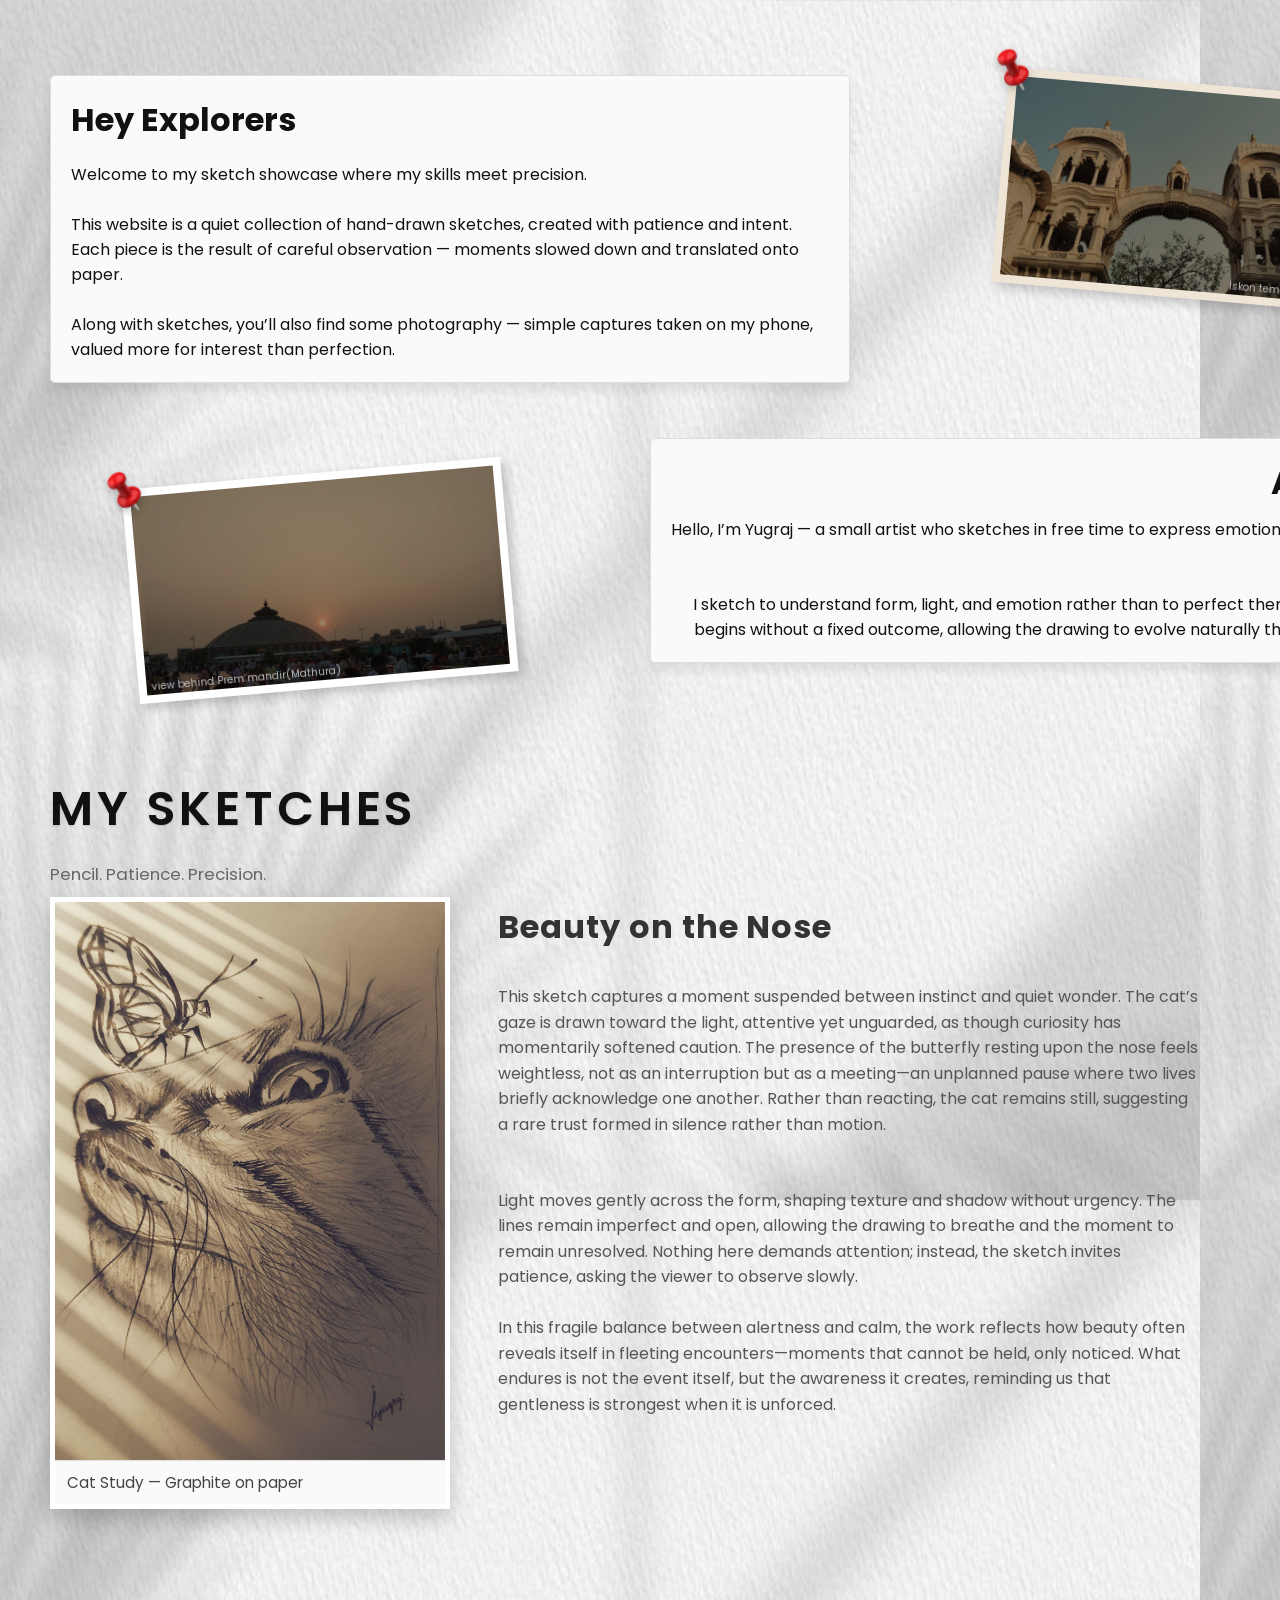
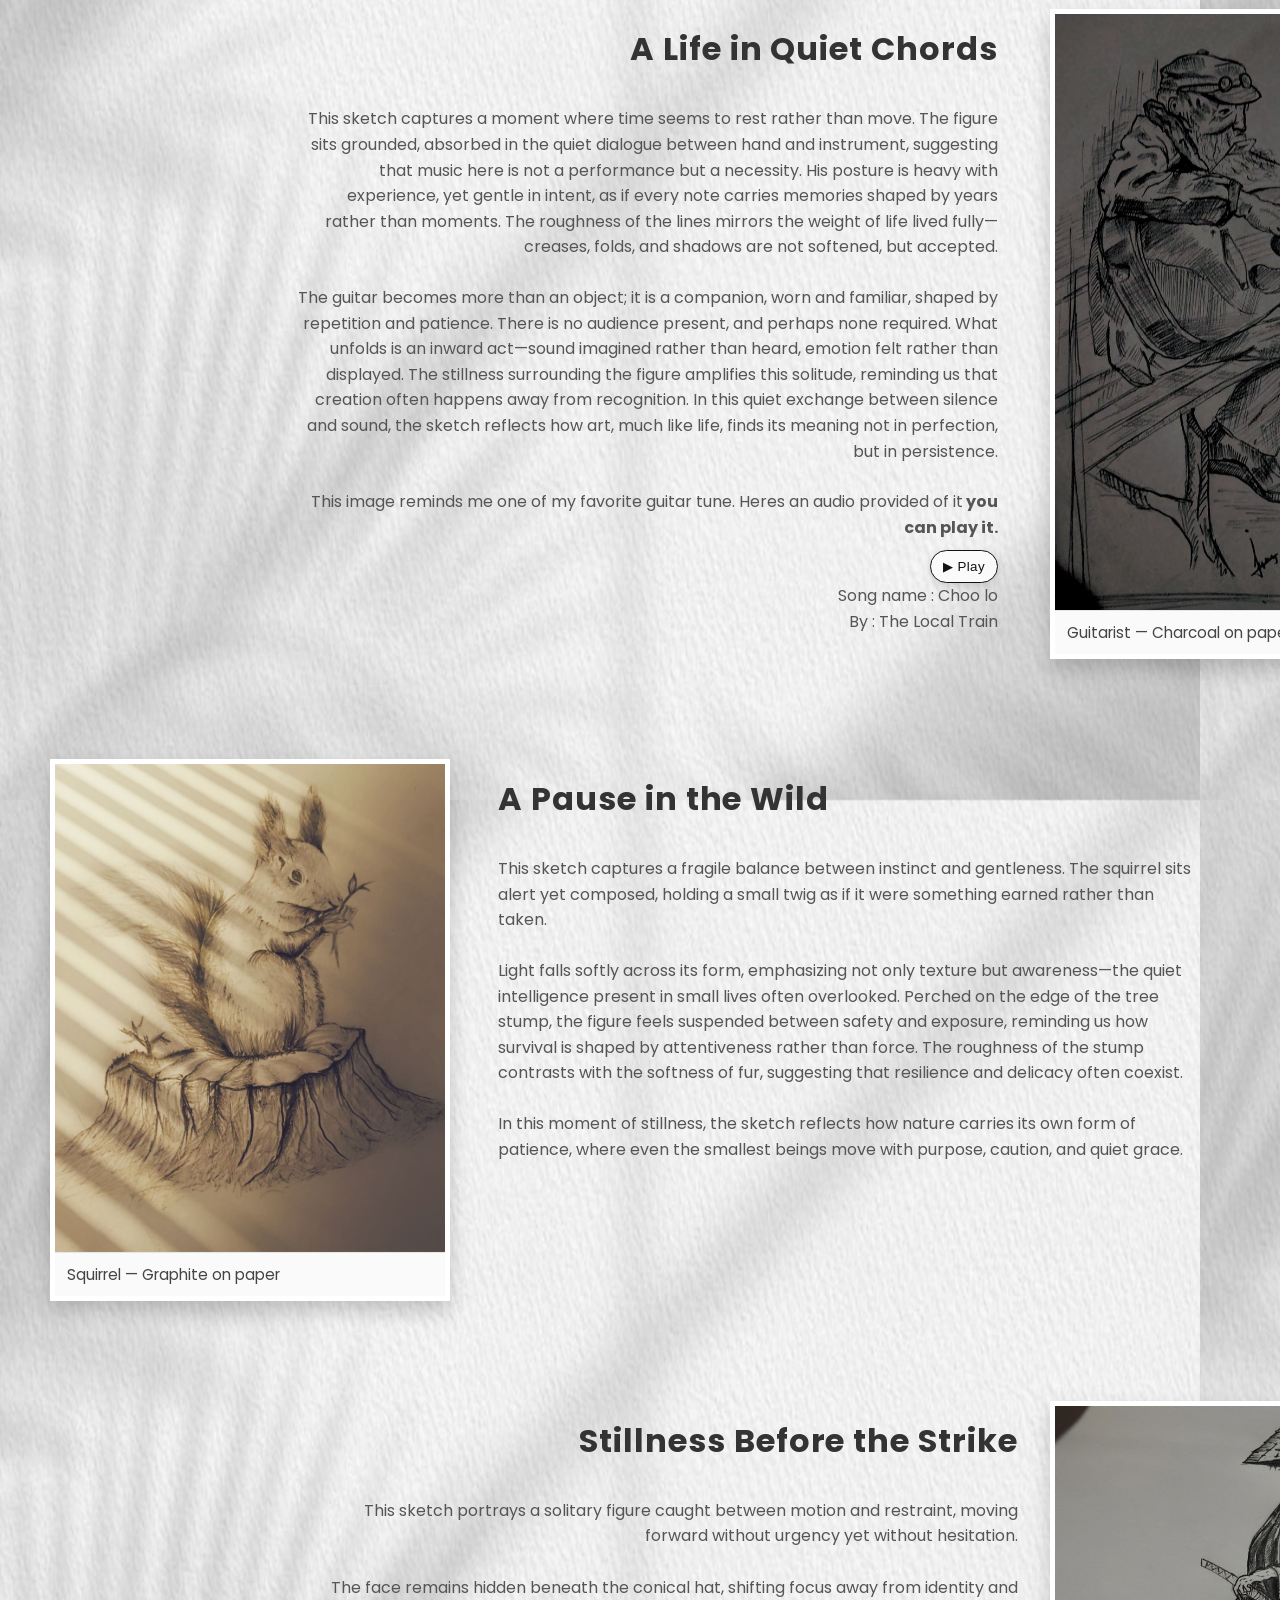
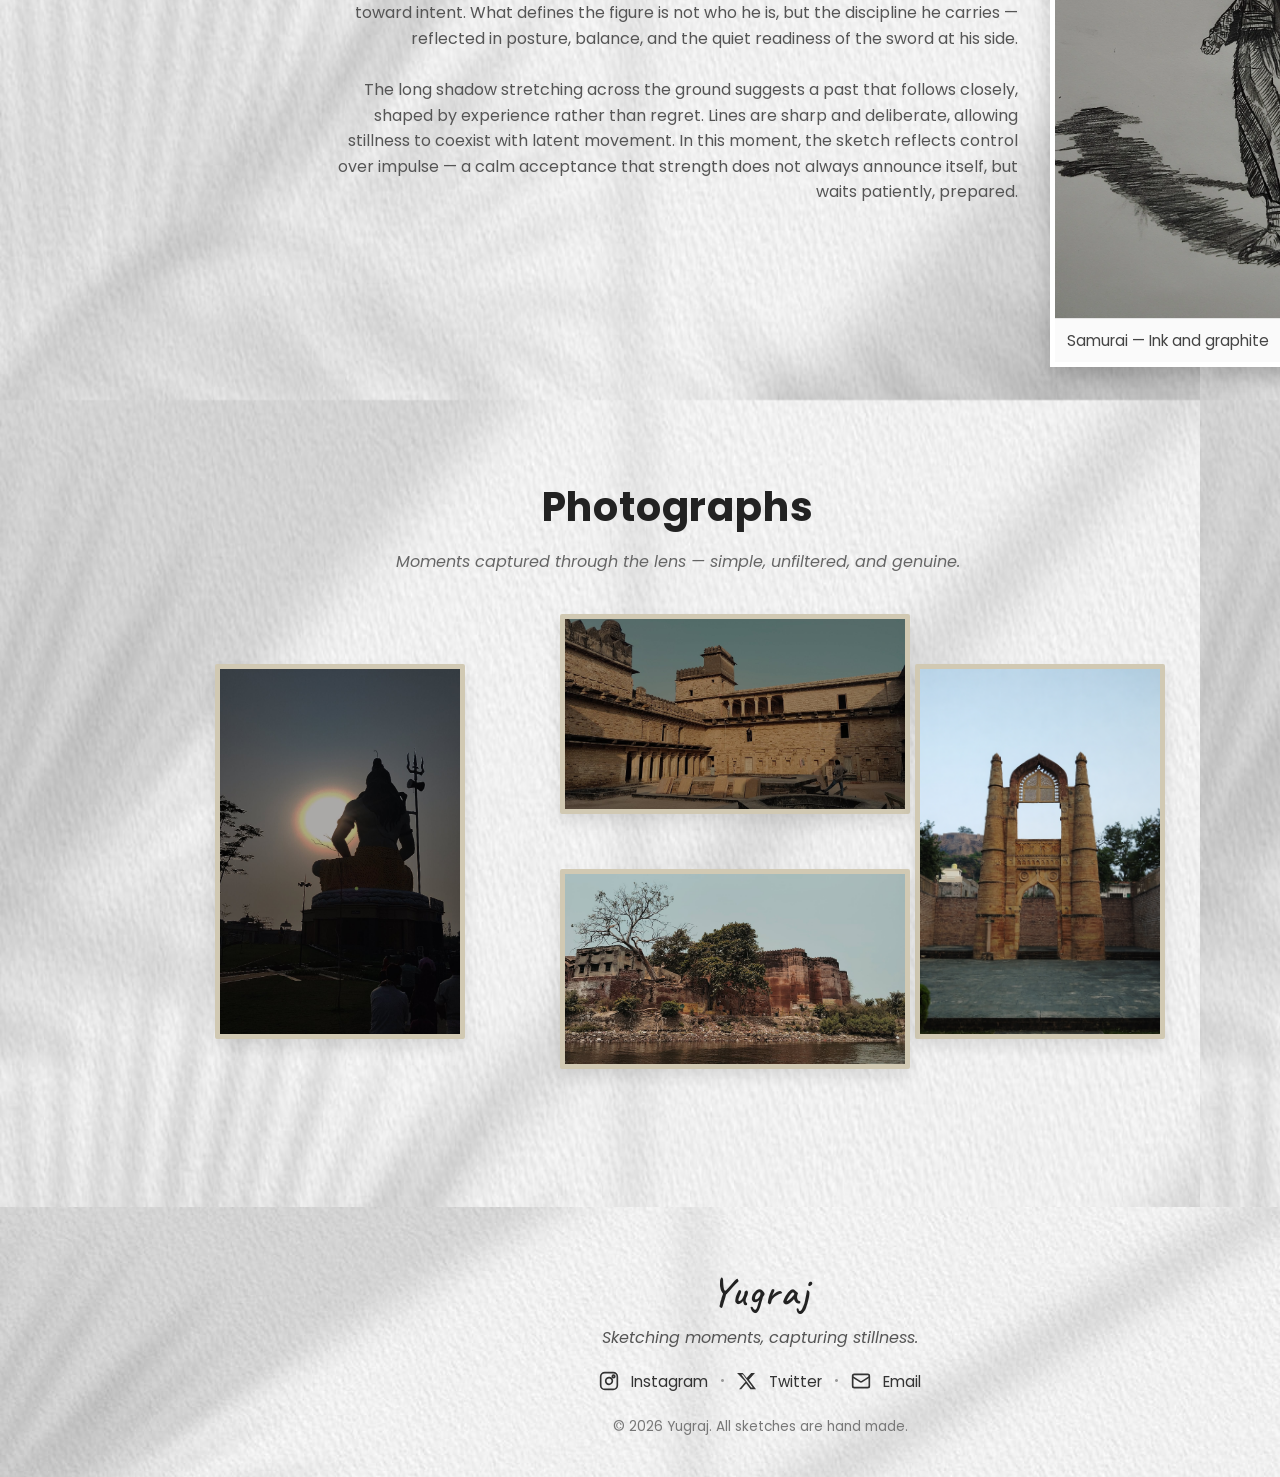
<file: index.html>
<!DOCTYPE html>
<html lang="en">
<head>
  <meta charset="UTF-8" />
  <meta name="viewport" content="width=device-width, initial-scale=1.0" />
  <title>Sketch Showcase</title>

  <!-- CSS -->
  <link rel="stylesheet" href="skt.css" />
 
  <!-- Google Font -->
  <link href="https://fonts.googleapis.com/css2?family=Caveat:wght@500;600&family=Poppins:wght@400;500&display=swap" rel="stylesheet">
</head>

<body>

  <button class="theme-toggle" id="theme-toggle" aria-label="Toggle dark mode" title=" change theme">☯</button>

  <!-- INTRO SECTION -->
  <section class="intro card fade-in">
    <h2>Hey Explorers</h2>
    <p>
      Welcome to my sketch showcase where my skills meet precision.
      <br><br>
      This website is a quiet collection of hand-drawn sketches, created with patience and intent.
      Each piece is the result of careful observation — moments slowed down and translated onto paper.
      <br><br>
      Along with sketches, you’ll also find some photography — simple captures taken on my phone,
      valued more for interest than perfection.
    </p>
  </section> <div class="photo1 fade-in" style="color: rgb(188, 188, 188);">Iskon temple(Mathura)</div>
  <!-- ABOUT ME -->
  <div class="photo2 fade-in" style="color: rgb(188, 188, 188);">view behind Prem mandir(Mathura)</div>
  <section class="myself card fade-in">
    <h2>About Me</h2>
    <p>
      Hello, I’m Yugraj — a small artist who sketches in free time to express emotions,
      creativity, and to refresh the mind.
      <br><br>
      I sketch to understand form, light, and emotion rather than to perfect them.
      Most of my work begins without a fixed outcome, allowing the drawing to evolve
      naturally through the process.
    </p>
  </section>
  <!-- HERO -->
  <section class="hero  fade-in">
    <h1>My Sketches</h1>
    <p>Pencil. Patience. Precision.</p>
  </section>
  <!-- GALLERY -->
    <section class="gallery">
      <div class="gallery-item fade-in">
        <figure class="sketch-card">
          <img src="imgs/cat_sketch.jpg" alt="Cat sketch study" class="sketch" />
          <figcaption class="caption">Cat Study — Graphite on paper</figcaption>
        </figure>
        <div class="sketch-info">
          <h3>Beauty on the Nose</h3>
          <br>
          <p>
            This sketch captures a moment suspended between instinct and quiet wonder. The cat’s gaze is drawn toward the light, attentive yet unguarded, as though curiosity has momentarily softened caution. 
            The presence of the butterfly resting upon the nose feels weightless, not as an interruption but as a meeting—an unplanned pause where two lives briefly acknowledge one another. 
            Rather than reacting, the cat remains still, suggesting a rare trust formed in silence rather than motion.
          </p>
          <br>  
          <br>
          <p>
            Light moves gently across the form, shaping texture and shadow without urgency. The lines remain imperfect and open, allowing the drawing to breathe and the moment to remain unresolved. Nothing here demands attention; instead, the sketch invites patience, asking the viewer to observe slowly. 
            </p>
            <br>
            <p>In this fragile balance between alertness and calm, the work reflects how beauty often reveals itself in fleeting encounters—moments that cannot be held, only noticed. What endures is not the event itself, but the awareness it creates, reminding us that gentleness is strongest when it is unforced.
          </p>
        </div>
      </div>
    </section>
    <section class="gallery">
      <div class="gallery-item fade-in">
        <figure class="sketch-card2">
          <img src="imgs/guitarist_sketch.jpg" alt="Guitarist sketch study" class="sketch" />
          <figcaption class="caption">Guitarist — Charcoal on paper</figcaption>
        </figure>
        <div class="sketch-info2">
          <h3>A Life in Quiet Chords</h3>
          <br>
          <p>
           This sketch captures a moment where time seems to rest rather than move. The figure sits grounded, absorbed in the quiet dialogue between hand and instrument, suggesting that music here is not a performance but a necessity. 
           His posture is heavy with experience, yet gentle in intent, as if every note carries memories shaped by years rather than moments. 
           The roughness of the lines mirrors the weight of life lived fully—creases, folds, and shadows are not softened, but accepted.
          </p>
          <br>
          <p>
           The guitar becomes more than an object; it is a companion, worn and familiar, shaped by repetition and patience. 
           There is no audience present, and perhaps none required. What unfolds is an inward act—sound imagined rather than heard, emotion felt rather than displayed. 
           The stillness surrounding the figure amplifies this solitude, reminding us that creation often happens away from recognition.
           In this quiet exchange between silence and sound, the sketch reflects how art, much like life, finds its meaning not in perfection, but in persistence.
          </p>
          <br>
          <p> This image reminds me one of my favorite guitar tune. Heres an audio provided of it<B> you can play it.</B> </p>
            <button id="guitar-audio-btn" class="audio-btn" type="button">▶ Play</button>
            <audio id="guitar-audio" src="imgs/guitar.mp3"></audio>
           <p> Song name : Choo lo<br>
               By : The Local Train  
          </p> 
        </div>
      </div>
    </section>
    <section class="gallery">
      <div class="gallery-item fade-in">
        <figure class="sketch-card3">
          <img src="imgs/squirrel_sketch.jpg" alt="Squirrel sketch study" class="sketch" />
          <figcaption class="caption">Squirrel — Graphite on paper</figcaption>
        </figure>
        <div class="sketch-info3">
          <h3>A Pause in the Wild</h3>
          <br>
          <p>
           This sketch captures a fragile balance between instinct and gentleness. The squirrel sits alert yet composed, holding a small twig as if it were something earned rather than taken. 
          </p><br>
          <p>
          Light falls softly across its form, emphasizing not only texture but awareness—the quiet intelligence present in small lives often overlooked. Perched on the edge of the tree stump, the figure feels suspended between safety and exposure, reminding us how survival is shaped by attentiveness rather than force. 
          The roughness of the stump contrasts with the softness of fur, suggesting that resilience and delicacy often coexist. 
          </p>
          <br>
          <p>
           In this moment of stillness, the sketch reflects how nature carries its own form of patience, where even the smallest beings move with purpose, caution, and quiet grace.
          </p>
        </div>
      </div>
    </section>

    <section class="gallery">
      <div class="gallery-item fade-in">
        <figure class="sketch-card4">
          <img src="imgs/samurai.png" alt="Samurai sketch study" class="sketch" />
          <figcaption class="caption">Samurai — Ink and graphite</figcaption>
        </figure>
        <div class="sketch-info4">
          <h3>Stillness Before the Strike</h3>
          <br>
          <p>
This sketch portrays a solitary figure caught between motion and restraint, moving forward without urgency yet without hesitation.<br><br>
The face remains hidden beneath the conical hat, shifting focus away from identity and toward intent. What defines the figure is not who he is, but the discipline he carries — reflected in posture, balance, and the quiet readiness of the sword at his side.<br><br>
The long shadow stretching across the ground suggests a past that follows closely, shaped by experience rather than regret. Lines are sharp and deliberate, allowing stillness to coexist with latent movement. In this moment, the sketch reflects control over impulse — a calm acceptance that strength does not always announce itself, but waits patiently, prepared.
</p>

        </div>
      </div>
      </section>

  <!-- PHOTOGRAPHS SHOWCASE -->
  <section class="photo-showcase fade-in">
    <h2>Photographs</h2>
    <p class="photo-intro">Moments captured through the lens — simple, unfiltered, and genuine.</p>
    <div class="photo-grid">
      <div class="photo-item photo-item-1">
        <img src="imgs/shive.png" alt="Photography 1" />
      </div>
      <div class="photo-item photo-item-2">
        <img src="imgs/chanderiFortInside.png" alt="Photography 2" />
      </div>
      <div class="photo-item photo-item-3">
        <img src="imgs/badalmahal.png" alt="Photography 3" />
      </div>
      <div class="photo-item photo-item-4">
        <img src="imgs/kanskila.png" alt="Photography 4" />
      </div>
    </div>
  </section>

  <!-- FOOTER -->
  <footer class="footer">
    <div class="footer-content">
      <p class="footer-name">Yugraj</p>
      <p class="footer-tagline">Sketching moments, capturing stillness.</p>
      <div class="footer-links">
        <a href="https://www.instagram.com/mag_edits._/" class="footer-link" title="Follow on Instagram">
          <svg class="footer-icon" viewBox="0 0 24 24" fill="none" stroke="currentColor" stroke-width="2">
            <rect x="2" y="2" width="20" height="20" rx="5" ry="5"></rect>
            <path d="M16 11.37A4 4 0 1 1 12.63 8 4 4 0 0 1 16 11.37z"></path>
            <circle cx="17.5" cy="6.5" r="1.5"></circle>
          </svg>
          Instagram
        </a>
        <span class="footer-divider">•</span>
        <a href="https://x.com/kush_212" class="footer-link" title="Follow on X">
          <svg class="footer-icon" viewBox="0 0 24 24" fill="currentColor">
            <path d="M18.244 2.25h3.308l-7.227 8.26 8.502 11.24h-6.654l-5.207-6.807-5.989 6.807H2.421l7.782-8.917L.064 2.25h6.837l4.716 6.231 5.427-6.231zm-1.161 17.52h1.833L7.084 4.126H5.117z"></path>
          </svg>
          Twitter
        </a>
        <span class="footer-divider">•</span>
        <a href="mailto:your-email@example.com" class="footer-link" title="Send email">
          <svg class="footer-icon" viewBox="0 0 24 24" fill="none" stroke="currentColor" stroke-width="2">
            <rect x="2" y="4" width="20" height="16" rx="2"></rect>
            <path d="m22 7-8.97 5.7a1.94 1.94 0 0 1-2.06 0L2 7"></path>
          </svg>
          Email
        </a>
      </div>
      <p class="footer-copyright">&copy; 2026 Yugraj. All sketches are hand made.</p>
    </div>
  </footer>

  <script src="skt.js"></script>
</body>
</html>
</file>
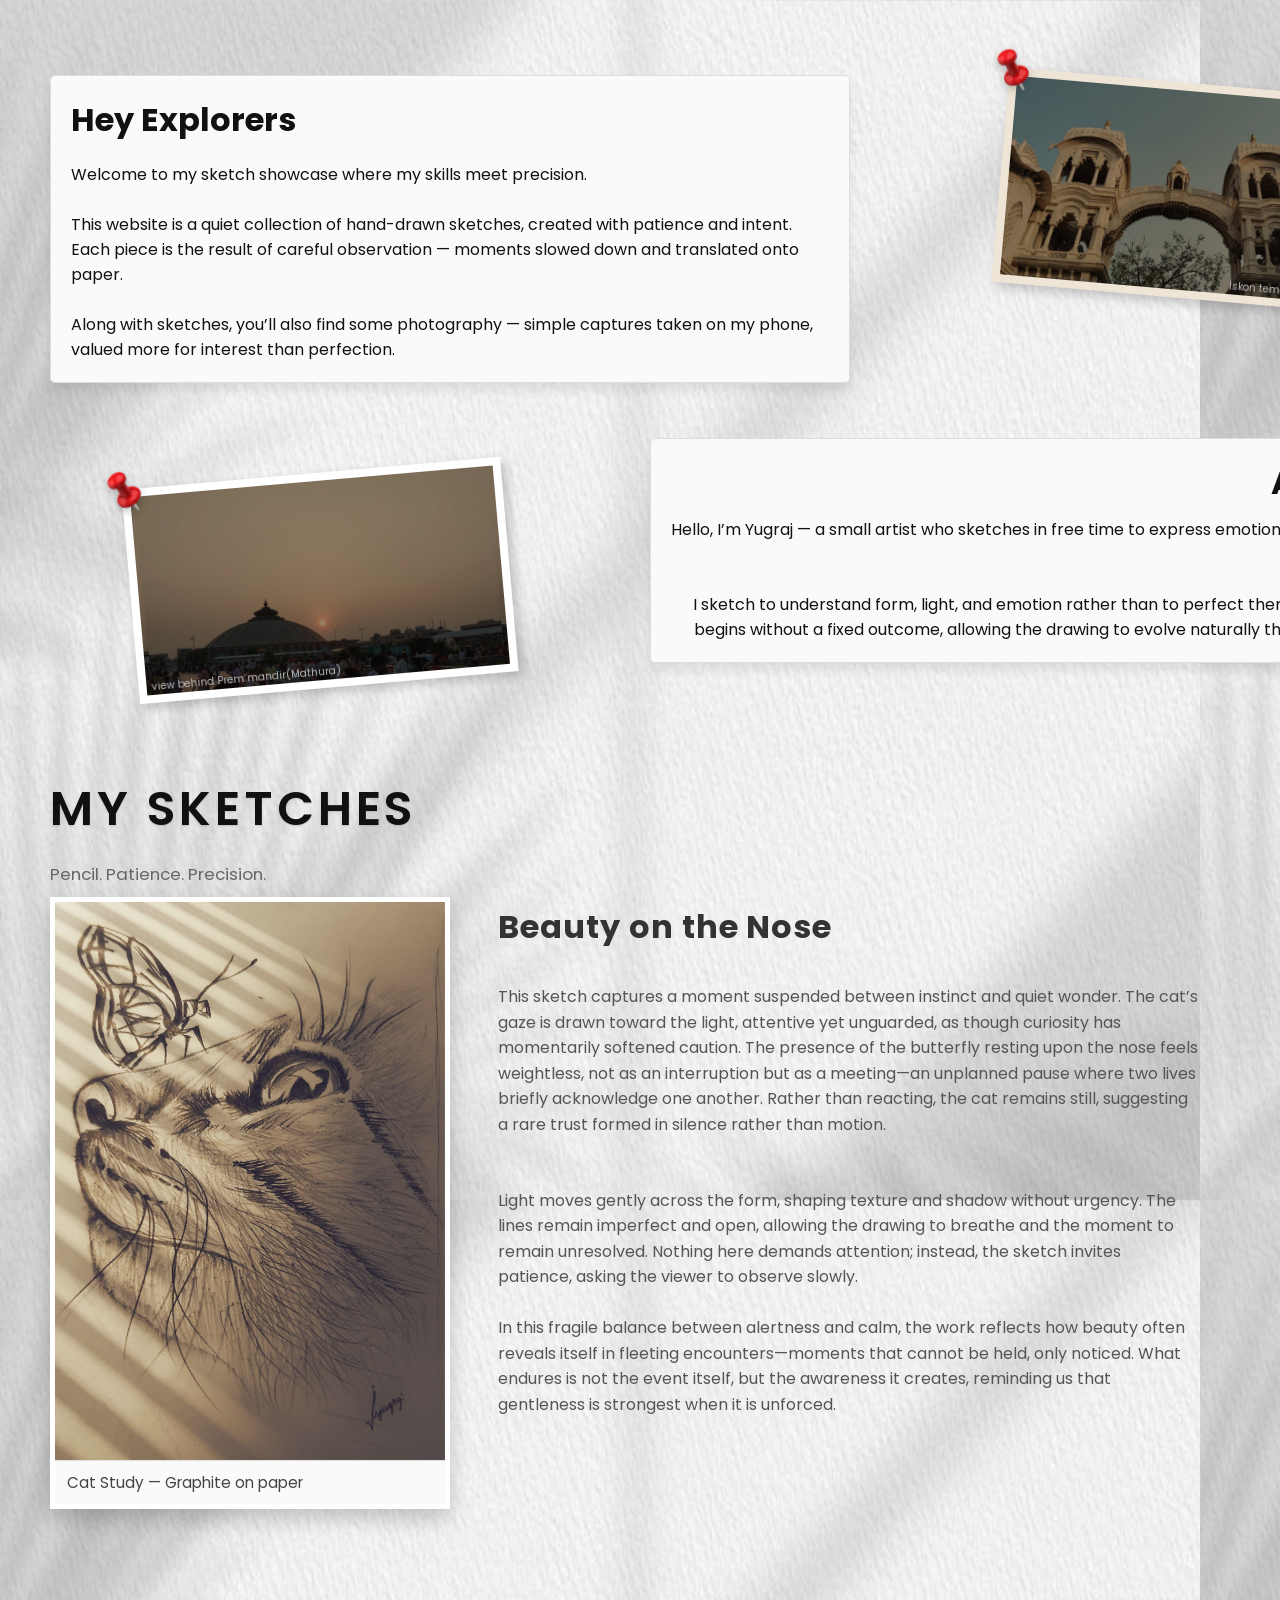
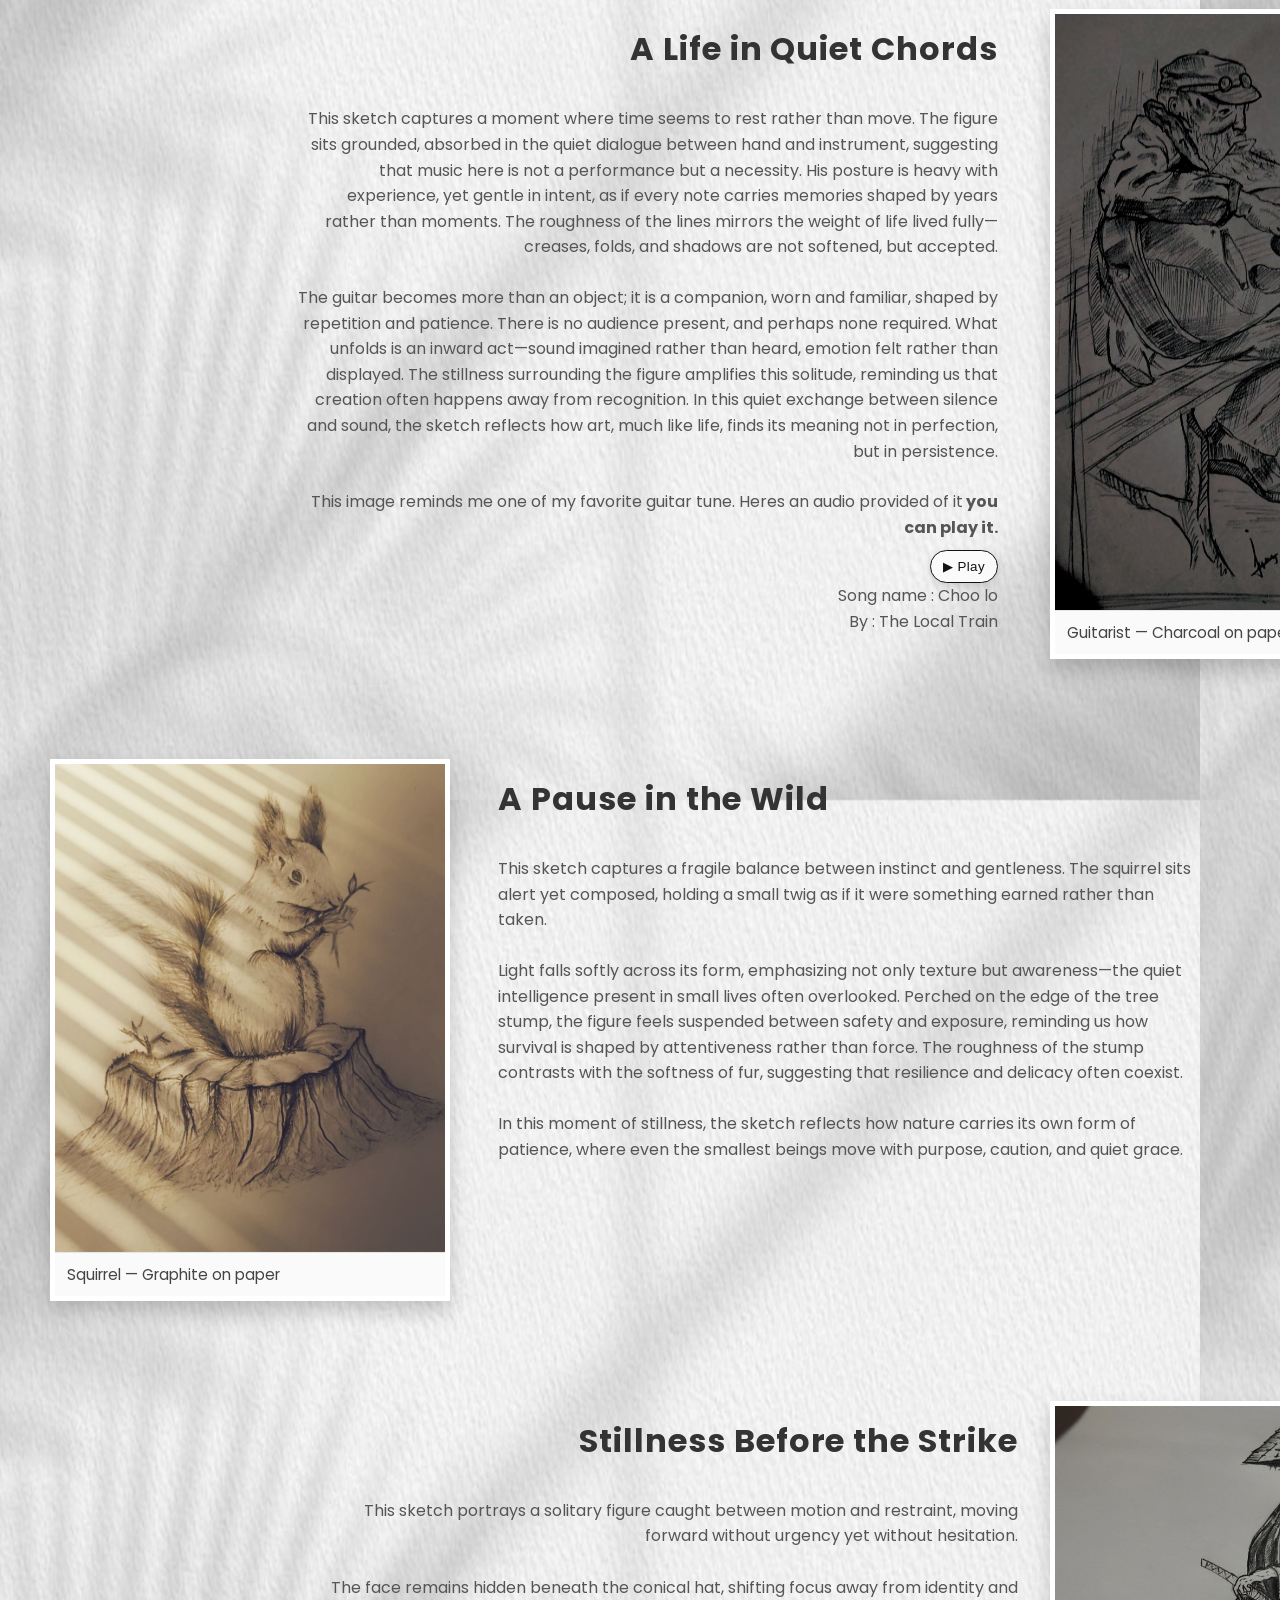
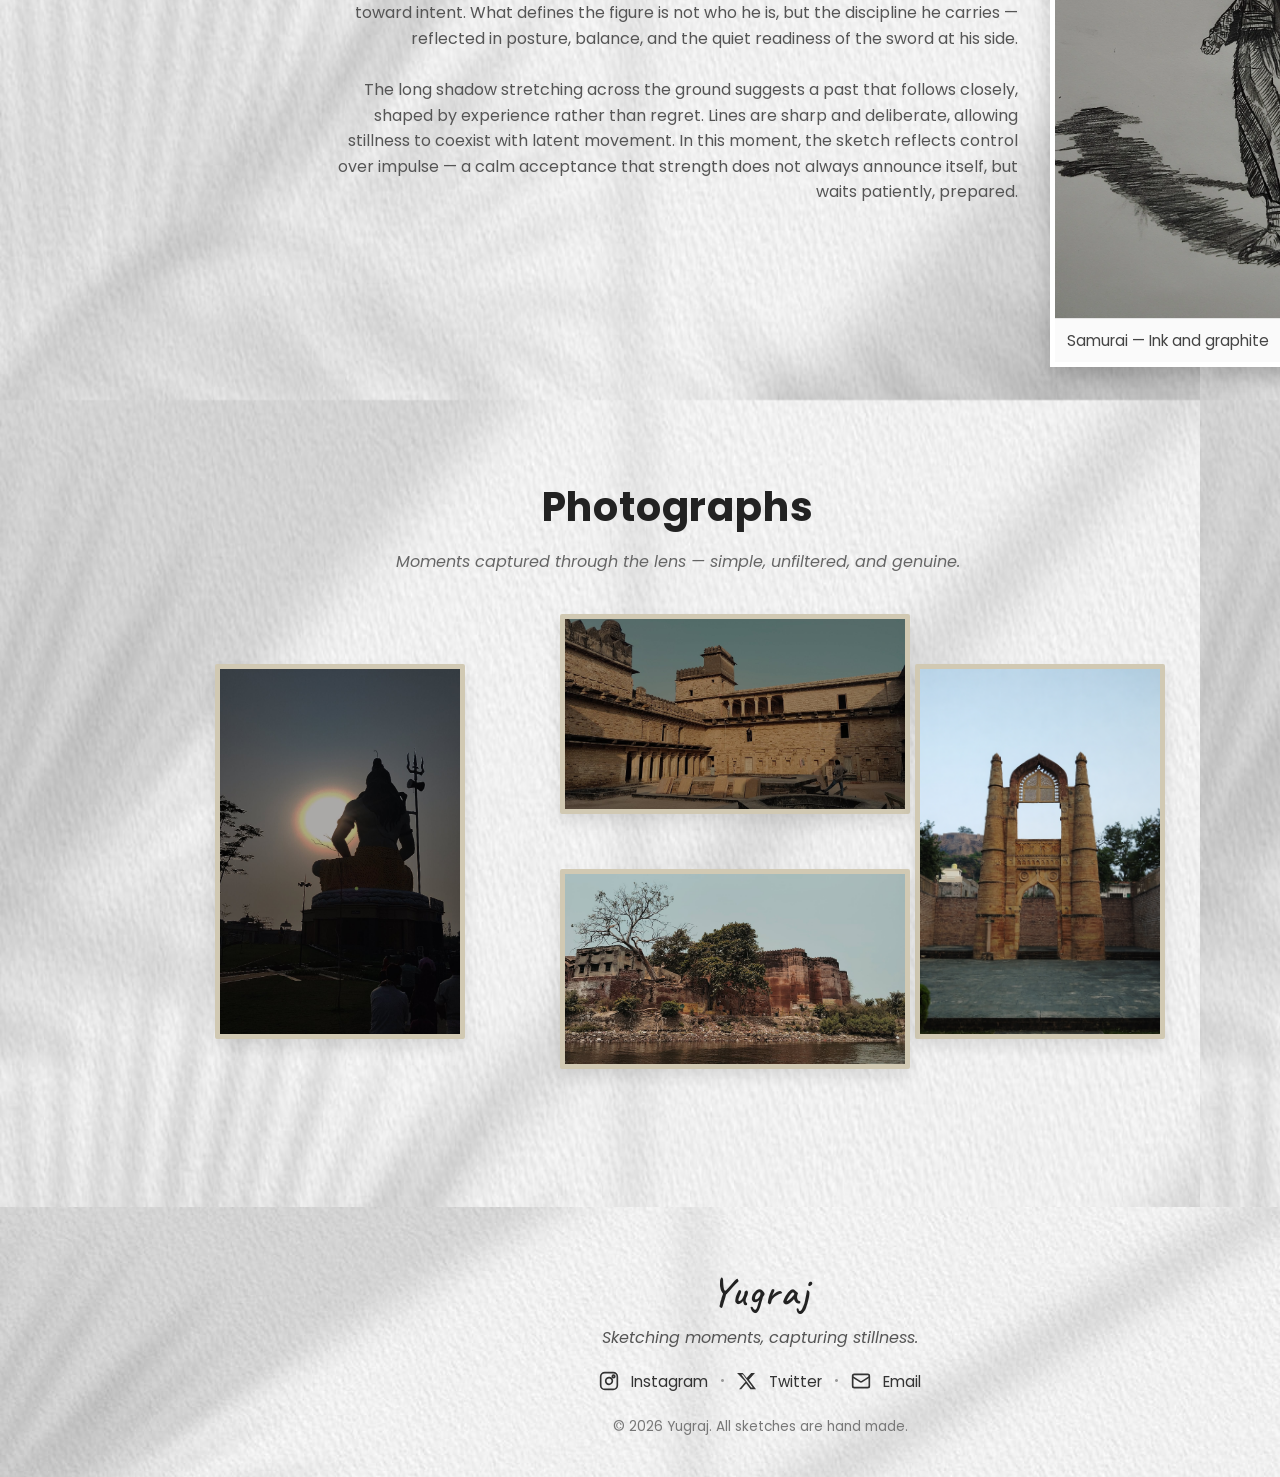
<file: skt.html>
<!DOCTYPE html>
<html lang="en">
<head>
  <meta charset="UTF-8" />
  <meta name="viewport" content="width=device-width, initial-scale=1.0" />
  <title>Sketch Showcase</title>

  <!-- CSS -->
  <link rel="stylesheet" href="skt.css" />
 
  <!-- Google Font -->
  <link href="https://fonts.googleapis.com/css2?family=Caveat:wght@500;600&family=Poppins:wght@400;500&display=swap" rel="stylesheet">
</head>

<body>

  <button class="theme-toggle" id="theme-toggle" aria-label="Toggle dark mode" title=" change theme">☯</button>

  <!-- INTRO SECTION -->
  <section class="intro card fade-in">
    <h2>Hey Explorers</h2>
    <p>
      Welcome to my sketch showcase where my skills meet precision.
      <br><br>
      This website is a quiet collection of hand-drawn sketches, created with patience and intent.
      Each piece is the result of careful observation — moments slowed down and translated onto paper.
      <br><br>
      Along with sketches, you’ll also find some photography — simple captures taken on my phone,
      valued more for interest than perfection.
    </p>
  </section> <div class="photo1 fade-in" style="color: rgb(188, 188, 188);">Iskon temple(Mathura)</div>
  <!-- ABOUT ME -->
  <div class="photo2 fade-in" style="color: rgb(188, 188, 188);">view behind Prem mandir(Mathura)</div>
  <section class="myself card fade-in">
    <h2>About Me</h2>
    <p>
      Hello, I’m Yugraj — a small artist who sketches in free time to express emotions,
      creativity, and to refresh the mind.
      <br><br>
      I sketch to understand form, light, and emotion rather than to perfect them.
      Most of my work begins without a fixed outcome, allowing the drawing to evolve
      naturally through the process.
    </p>
  </section>
  <!-- HERO -->
  <section class="hero  fade-in">
    <h1>My Sketches</h1>
    <p>Pencil. Patience. Precision.</p>
  </section>

  <!-- GALLERY -->
    <section class="gallery">
      <div class="gallery-item fade-in">
        <figure class="sketch-card">
          <img src="imgs/cat_sketch.jpg" alt="Cat sketch study" class="sketch" />
          <figcaption class="caption">Cat Study — Graphite on paper</figcaption>
        </figure>
        <div class="sketch-info">
          <h3>Beauty on the Nose</h3>
          <br>
          <p>
            This sketch captures a moment suspended between instinct and quiet wonder. The cat’s gaze is drawn toward the light, attentive yet unguarded, as though curiosity has momentarily softened caution. 
            The presence of the butterfly resting upon the nose feels weightless, not as an interruption but as a meeting—an unplanned pause where two lives briefly acknowledge one another. 
            Rather than reacting, the cat remains still, suggesting a rare trust formed in silence rather than motion.
          </p>
          <br>  
          <br>
          <p>
            Light moves gently across the form, shaping texture and shadow without urgency. The lines remain imperfect and open, allowing the drawing to breathe and the moment to remain unresolved. Nothing here demands attention; instead, the sketch invites patience, asking the viewer to observe slowly. 
            </p>
            <br>
            <p>In this fragile balance between alertness and calm, the work reflects how beauty often reveals itself in fleeting encounters—moments that cannot be held, only noticed. What endures is not the event itself, but the awareness it creates, reminding us that gentleness is strongest when it is unforced.
          </p>
        </div>
      </div>
    </section>

    <section class="gallery">
      <div class="gallery-item fade-in">
        <figure class="sketch-card2">
          <img src="imgs/guitarist_sketch.jpg" alt="Guitarist sketch study" class="sketch" />
          <figcaption class="caption">Guitarist — Charcoal on paper</figcaption>
        </figure>
        <div class="sketch-info2">
          <h3>A Life in Quiet Chords</h3>
          <br>
          <p>
           This sketch captures a moment where time seems to rest rather than move. The figure sits grounded, absorbed in the quiet dialogue between hand and instrument, suggesting that music here is not a performance but a necessity. 
           His posture is heavy with experience, yet gentle in intent, as if every note carries memories shaped by years rather than moments. 
           The roughness of the lines mirrors the weight of life lived fully—creases, folds, and shadows are not softened, but accepted.
          </p>
          <br>
          <p>
           The guitar becomes more than an object; it is a companion, worn and familiar, shaped by repetition and patience. 
           There is no audience present, and perhaps none required. What unfolds is an inward act—sound imagined rather than heard, emotion felt rather than displayed. 
           The stillness surrounding the figure amplifies this solitude, reminding us that creation often happens away from recognition.
           In this quiet exchange between silence and sound, the sketch reflects how art, much like life, finds its meaning not in perfection, but in persistence.
          </p>
          <br>
          <p> This image reminds me one of my favorite guitar tune. Heres an audio provided of it<B> you can play it.</B> </p>
            <button id="guitar-audio-btn" class="audio-btn" type="button">▶ Play</button>
            <audio id="guitar-audio" src="imgs/guitar.mp3"></audio>
           <p> Song name : Choo lo<br>
               By : The Local Train  
          </p> 
        </div>
      </div>
    </section>

    <section class="gallery">
      <div class="gallery-item fade-in">
        <figure class="sketch-card3">
          <img src="imgs/squirrel_sketch.jpg" alt="Squirrel sketch study" class="sketch" />
          <figcaption class="caption">Squirrel — Graphite on paper</figcaption>
        </figure>
        <div class="sketch-info3">
          <h3>A Pause in the Wild</h3>
          <br>
          <p>
           This sketch captures a fragile balance between instinct and gentleness. The squirrel sits alert yet composed, holding a small twig as if it were something earned rather than taken. 
          </p><br>
          <p>
          Light falls softly across its form, emphasizing not only texture but awareness—the quiet intelligence present in small lives often overlooked. Perched on the edge of the tree stump, the figure feels suspended between safety and exposure, reminding us how survival is shaped by attentiveness rather than force. 
          The roughness of the stump contrasts with the softness of fur, suggesting that resilience and delicacy often coexist. 
          </p>
          <br>
          <p>
           In this moment of stillness, the sketch reflects how nature carries its own form of patience, where even the smallest beings move with purpose, caution, and quiet grace.
          </p>
        </div>
      </div>
    </section>

    <section class="gallery">
      <div class="gallery-item fade-in">
        <figure class="sketch-card4">
          <img src="imgs/samurai.png" alt="Samurai sketch study" class="sketch" />
          <figcaption class="caption">Samurai — Ink and graphite</figcaption>
        </figure>
        <div class="sketch-info4">
          <h3>Stillness Before the Strike</h3>
          <br>
          <p>
This sketch portrays a solitary figure caught between motion and restraint, moving forward without urgency yet without hesitation.<br><br>
The face remains hidden beneath the conical hat, shifting focus away from identity and toward intent. What defines the figure is not who he is, but the discipline he carries — reflected in posture, balance, and the quiet readiness of the sword at his side.<br><br>
The long shadow stretching across the ground suggests a past that follows closely, shaped by experience rather than regret. Lines are sharp and deliberate, allowing stillness to coexist with latent movement. In this moment, the sketch reflects control over impulse — a calm acceptance that strength does not always announce itself, but waits patiently, prepared.
</p>

        </div>
      </div>
      </section>

  <!-- PHOTOGRAPHS SHOWCASE -->
  <section class="photo-showcase fade-in">
    <h2>Photographs</h2>
    <p class="photo-intro">Moments captured through the lens — simple, unfiltered, and genuine.</p>
    <div class="photo-grid">
      <div class="photo-item photo-item-1">
        <img src="imgs/shive.png" alt="Photography 1" />
      </div>
      <div class="photo-item photo-item-2">
        <img src="imgs/chanderiFortInside.png" alt="Photography 2" />
      </div>
      <div class="photo-item photo-item-3">
        <img src="imgs/badalmahal.png" alt="Photography 3" />
      </div>
      <div class="photo-item photo-item-4">
        <img src="imgs/kanskila.png" alt="Photography 4" />
      </div>
    </div>
  </section>

  <!-- FOOTER -->
  <footer class="footer">
    <div class="footer-content">
      <p class="footer-name">Yugraj</p>
      <p class="footer-tagline">Sketching moments, capturing stillness.</p>
      <div class="footer-links">
        <a href="https://www.instagram.com/mag_edits._/" class="footer-link" title="Follow on Instagram">
          <svg class="footer-icon" viewBox="0 0 24 24" fill="none" stroke="currentColor" stroke-width="2">
            <rect x="2" y="2" width="20" height="20" rx="5" ry="5"></rect>
            <path d="M16 11.37A4 4 0 1 1 12.63 8 4 4 0 0 1 16 11.37z"></path>
            <circle cx="17.5" cy="6.5" r="1.5"></circle>
          </svg>
          Instagram
        </a>
        <span class="footer-divider">•</span>
        <a href="https://x.com/kush_212" class="footer-link" title="Follow on X">
          <svg class="footer-icon" viewBox="0 0 24 24" fill="currentColor">
            <path d="M18.244 2.25h3.308l-7.227 8.26 8.502 11.24h-6.654l-5.207-6.807-5.989 6.807H2.421l7.782-8.917L.064 2.25h6.837l4.716 6.231 5.427-6.231zm-1.161 17.52h1.833L7.084 4.126H5.117z"></path>
          </svg>
          Twitter
        </a>
        <span class="footer-divider">•</span>
        <a href="mailto:your-email@example.com" class="footer-link" title="Send email">
          <svg class="footer-icon" viewBox="0 0 24 24" fill="none" stroke="currentColor" stroke-width="2">
            <rect x="2" y="4" width="20" height="16" rx="2"></rect>
            <path d="m22 7-8.97 5.7a1.94 1.94 0 0 1-2.06 0L2 7"></path>
          </svg>
          Email
        </a>
      </div>
      <p class="footer-copyright">&copy; 2026 Yugraj. All sketches are hand made.</p>
    </div>
  </footer>

  <script src="skt.js"></script>
</body>
</html>
</file>
<file: skt.css>
/* RESET */
* {
  margin: 0;
  padding: 0;
  box-sizing: border-box;
}
.card {
  position: relative;
  overflow: hidden; /* VERY IMPORTANT */
}
.card::before {
  content: "";
  position: absolute;
  top: 0;
  left: -100%;
  width: 50%;
  height: 100%;
  background: linear-gradient(
    120deg,
    transparent,
    rgba(255, 255, 255, 0.45),
    transparent
  );
  transition: left 0.6s ease;
}
.card:hover::before {
  left: 100%;
}

/* COMMON FADE-IN */
.fade-in {
  opacity: 0;
  transform: translateY(30px);
  animation: fadeUp 2s ease forwards;
}

@keyframes fadeUp {
  to {
    opacity: 1;
    transform: translateY(0);
  }
}
@keyframes float{
  0%, 100% {
    transform: translateY(0);
  }
  50% {
    transform: translateY(-5px);
  }
}

/* BODY */
body {
  font-family: 'Poppins', sans-serif;
  background-color: #f3f3f3;
  background-image: url("imgs/bg_white_paper.jpg");
  background-repeat: repeat;
  background-size: 1200px 1200px;
  color: #111;
  min-height: 100vh;
}

body.dark-mode {
  background-color: #1a1a1a;
  background-image: none;
  color: #f5f5f5;
}

/* INTRO CARD */
.intro {
  position:relative;
  margin-left: 50px;
  width: 800px;
  padding: 20px;
  border: 1px solid #dddddd;
  border-radius: 5px;
  box-shadow: 0 8px 10px rgba(0,0,0,0.08);
  background-color: #FAFAFA;

}

body.dark-mode .intro,
body.dark-mode .myself {
  background-color: #161616;
  border: 1px solid #2a2a2a;
  box-shadow: 0 10px 20px rgba(0,0,0,0.35);
}

.intro h2 {
  font-size: 2rem;
  margin-bottom: 10px;
}



.photo1 {
  position: relative;
  top:-300px;
  left:1000px;
  width: 370px;
  height: 215px;
  font-size: 10px;
  padding-right: 3px;
  padding-top: 183px;
  text-align: right;
  background-image: url("imgs/iskon.png");
  background-size: contain;
  background-position: center;
  border: 8px solid #efe5d7;
  box-shadow: 5px 5px 10px rgba(0, 0, 0, 0.2);
  rotate:5deg;
}

.photo1::before,
.photo2::before,
.photo3::before {
  content: "";
  position: absolute;
  top: -30px;
  left: -30px;
  width: 56px;
  height: 56px;
  background-image: url("imgs/pin.png");
  background-size: cover;
  background-repeat: no-repeat;
  filter: drop-shadow(0 3px 4px rgba(0,0,0,0.25));
  pointer-events: none;

}

.photo2 {
  position: relative;
  top: -125px;
  left: 130px;
  width: 380px;
  height: 215px;
  font-size: 10px;
  padding-left: 5px;
  padding-top: 183px;
  text-align: left;
  background-image: url("imgs/pmobs.png");
  background-size: contain;
  background-position: center;
  border: 8px solid #ffffff;
  box-shadow: 5px 5px 10px rgba(0, 0, 0, 0.2);
  rotate:-5deg;
}
/* ABOUT ME CARD */
.myself {
  position:relative;

  margin: -375px 0 80px 650px;
  width: 800px;
  padding: 20px;
  border: 1px solid #dddddd;
  border-radius: 5px;
  box-shadow: 0 8px 10px rgba(0,0,0,0.08);
  text-align: right;
  background-color: #FAFAFA;

}

.myself h2 {
  font-size: 2rem;
  margin-bottom: 10px;
}
/* HERO */
.hero {
  position: relative;
  top:30px;
  margin-left: 50px;
  margin-bottom: 40px;
}

.hero h1 {
  font-size: 3rem;
  font-weight: 600;
  text-transform: uppercase;
  letter-spacing: 0.08em;
  text-shadow: 0 1px 2px rgba(0,0,0,0.15);
}

body.dark-mode .hero h1 {
  text-shadow: 0 2px 6px rgba(0,0,0,0.45);
}

.hero p {
  margin-top: 8px;
  font-size: 1.05rem;
  color: #666;
}


/* GALLERY */
.gallery {
  margin-left: 50px;
}

/* Two-column layout for first sketch */
.gallery-item {
  display: grid;
  grid-template-columns: 420px 1fr;
  gap: 28px;
  align-items: start;
}

.sketch-card {
  position: relative;
  width: 400px;
  border: 5px solid #fff;
  box-shadow: 0 10px 20px rgba(0,0,0,0.2);
  transition: transform 0.4s ease, box-shadow 0.4s ease;
  transform-style: preserve-3d;
  will-change: transform, box-shadow;
}

.sketch-card img {
  display: block;
  width: 100%;
  height: auto;
}


.sketch-card:hover::after {
  opacity: 1;
}

.sketch-card::after {
  content: "";
  width: 60px;
  height: 60px;
  background: rgba(255, 255, 255, 0.4);
  clip-path: polygon(100% 0, 0 0, 100% 100%);
  opacity: 0;
  transition: opacity 0.3s ease;
}

.caption {
  padding: 10px 12px;
  font-size: 0.95rem;
  color: #444;
  background-color: #fafafa;
  border-top: 1px solid #e5e5e5;
}

body.dark-mode .sketch-card,
body.dark-mode .sketch-card2,
body.dark-mode .sketch-card3,
body.dark-mode .sketch-card4 {
  border: 5px solid #bdbdbd;
  box-shadow: 0 14px 28px rgba(0,0,0,0.45);
}

body.dark-mode .caption {
  background-color: #151515;
  color: #ddd;
  border-top: 1px solid #2a2a2a;
}

body.dark-mode .sketch-info,
body.dark-mode .sketch-info2,
body.dark-mode .sketch-info3,
body.dark-mode .sketch-info4 {
  color: #e4e4e4;
}

body.dark-mode .sketch-info p,
body.dark-mode .sketch-info2 p,
body.dark-mode .sketch-info3 p,
body.dark-mode .sketch-info4 p {
  color: #cfcfcf;
}

.sketch-info {
  max-width: 700px;
  padding-top: 6px;
  color: #333;
}

.sketch-info h3 {
  font-size: 2rem;
  margin-bottom: 8px;
  letter-spacing: 0.03em;
}

.sketch-info p {
  line-height: 1.6;
  color: #555;
}

.audio-btn {
  margin-top: 10px;
  display: inline-flex;
  align-items: center;
  gap: 8px;
  padding: 8px 12px;
  border-radius: 25px;
  border: 1px solid #111;
  background: #fafafa;
  color: #111;
  font-weight: 500;
  letter-spacing: 0.03em;
  cursor:  pointer;
  transition: transform 0.15s ease, box-shadow 0.2s ease, background 0.2s ease;
  box-shadow: 0 4px 8px rgba(0,0,0,0.12);
}

body.dark-mode .audio-btn {
  background: #1d1d1d;
  color: #f3f3f3;
  border: 1px solid #2f2f2f;
  box-shadow: 0 6px 14px rgba(0,0,0,0.35);
}

.audio-btn:hover {
  transform: translateY(-2px);
  background: #f0f0f0;
  box-shadow: 0 6px 14px rgba(0,0,0,0.16);
}

.audio-btn:active {
  transform: translateY(0);
  box-shadow: 0 3px 8px rgba(0,0,0,0.12);
}

.hero h1::after,
.intro h2::after {
  content: "";
  display: block;
  width: 0;
  height: 3px;
  background: #111;
  margin-top: 5px;
  transition: width 0.4s ease;
}

.hero h1:hover::after,
.intro h2:hover::after {
  width: 60px;
}

.sketch-card2 {
  position: relative;
  top:100px;
  left: 1000px;
  width: 400px;
  border: 5px solid #fff;
  box-shadow: 0 10px 20px rgba(0,0,0,0.2);
  transition: transform 0.4s ease, box-shadow 0.4s ease;
  transform-style: preserve-3d;
  will-change: transform, box-shadow;
}

.sketch-card2 img {
  display: block;
  width: 100%;
  height: auto;
}


.sketch-card2:hover::after {
  opacity: 1;
}

.sketch-card2::after {
  content: "";
  width: 60px;
  height: 60px;
  background: rgba(255, 255, 255, 0.4);
  clip-path: polygon(100% 0, 0 0, 100% 100%);
  opacity: 0;
  transition: opacity 0.3s ease;
}
.sketch-info2 {
  position:relative;
  top:110px;
  left: -200px;
  text-align: right;
  max-width: 700px;
  padding-top: 6px;
  color: #333;
}

.sketch-info2 h3 {
  font-size: 2rem;
  margin-bottom: 8px;
  letter-spacing: 0.03em;
}

.sketch-info2 p {
  line-height: 1.6;
  color: #555;
}

.sketch-card3 {
  position: relative;
  top:200px;
  width: 400px;
  border: 5px solid #fff;
  box-shadow: 0 10px 20px rgba(0,0,0,0.2);
  transition: transform 0.4s ease, box-shadow 0.4s ease;
  transform-style: preserve-3d;
  will-change: transform, box-shadow;
}

.sketch-card3 img {
  display: block;
  width: 100%;
  height: auto;
}


.sketch-card3:hover::after {
  opacity: 1;
}

.sketch-card3::after {
  content: "";

  width: 60px;
  height: 60px;
  background: rgba(255, 255, 255, 0.4);
  clip-path: polygon(100% 0, 0 0, 100% 100%);
  opacity: 0;
  transition: opacity 0.3s ease;
}

.sketch-info3 {
  position: relative;
  top:210px;
  max-width: 700px;
  padding-top: 6px;
  color: #333;
}

.sketch-info3 h3 {
  font-size: 2rem;
  margin-bottom: 8px;
  letter-spacing: 0.03em;
}

.sketch-info3 p {
  line-height: 1.6;
  color: #555;
}
.sketch-card4 {
  position: relative;
  top: 300px;
  left:1000px;
  width: 400px;
  border: 5px solid #fff;
  box-shadow: 0 10px 20px rgba(0,0,0,0.2);
  transition: transform 0.4s ease, box-shadow 0.4s ease;
  transform-style: preserve-3d;
  will-change: transform, box-shadow;
}

.sketch-card4 img {
  display: block;
  width: 100%;
  height: auto;
}

.sketch-card4:hover {
  transform: perspective(800px) rotateY(6deg) rotateX(4deg);
  box-shadow: 20px 25px 40px rgba(0, 0, 0, 0.35);
}

.sketch-card4:hover::after {
  opacity: 1;
}

.sketch-card4::after {
  content: "";

  width: 60px;
  height: 60px;
  background: rgba(255, 255, 255, 0.4);
  clip-path: polygon(100% 0, 0 0, 100% 100%);
  opacity: 0;
  transition: opacity 0.3s ease;
}

.sketch-info4 {
  position: relative;
  top:310px;
  left: -180px;
  text-align: right;
  max-width: 700px;
  padding-top: 6px;
  color: #333;
}

.sketch-info4 h3 {
  font-size: 2rem;
  margin-bottom: 8px;
  letter-spacing: 0.03em;
}

.sketch-info4 p {
  line-height: 1.6;
  color: #555;
}

.theme-toggle {
  position:relative;
  top: 18px;
  left: 1430px;
  z-index: 1000;
  border: none;
  background: transparent;
  color: #000000;
  font-size: 75px;
  font-weight: 700;
  cursor: pointer;
  line-height: 1;
  padding: 0;
  box-shadow: none;
}
.dark-mode .theme-toggle {
  color: #e3e3e3;
}

.theme-toggle:hover {
  animation: spin 2s linear infinite !important;
}

.theme-toggle:active {
  animation: spin 2s linear infinite !important;
}

@keyframes spin {
  from {
    transform: rotate(0deg);
  }
  to {
    transform: rotate(360deg);
  }
}




/* FOOTER */
.footer {
  position: relative;
  top: 340px;
  width: 1520px;
  height:auto;
  padding: 60px 20px 40px;
  background: url("imgs/bg_white_paper.jpg");
  text-align: center;
}

.footer-content {
  max-width: 800px;
  margin: 0 auto;
}

.footer-name {
  font-family: 'Caveat', cursive;
  font-size: 2.5rem;
  font-weight: 600;
  margin-bottom: 8px;
  color: #222;
  letter-spacing: 0.05em;
}

.footer-tagline {
  font-size: 1rem;
  color: #555;
  margin-bottom: 20px;
  font-style: italic;
}

.footer-links {
  display: flex;
  justify-content: center;
  align-items: center;
  gap: 12px;
  margin-bottom: 24px;
}

.footer-link {
  color: #333;
  text-decoration: none;
  font-size: 0.95rem;
  transition: color 0.3s ease, transform 0.2s ease;
  position: relative;
}

.footer-link:hover {
  color: #000;
  transform: translateY(-2px);
}

.footer-link::after {
  content: "";
  position: absolute;
  bottom: -2px;
  left: 0;
  width: 0;
  height: 1px;
  background-color: #000;
  transition: width 0.3s ease;
}

.footer-link:hover::after {
  width: 100%;
}

.footer-divider {
  color: #999;
  font-size: 0.8rem;
}

.footer-copyright {
  font-size: 0.85rem;
  color: #777;
  margin-top: 12px;
}

body.dark-mode .footer {
  background-image: none;
  background-color: #0d0d0d;
  border-top: 1px solid #2a2a2a;
}

body.dark-mode .footer-name {
  color: #f5f5f5;
}

body.dark-mode .footer-tagline {
  color: #aaa;
}

body.dark-mode .footer-link {
  color: #ddd;
}

body.dark-mode .footer-link:hover {
  color: #fff;
}

body.dark-mode .footer-link::after {
  background-color: #fff;
}

body.dark-mode .footer-divider {
  color: #555;
}

body.dark-mode .footer-copyright {
  color: #888;
}

/* PHOTOGRAPHS SHOWCASE */
.photo-showcase {
  position: relative;
  top: 350px;
  max-width: 1400px;
  max-height:700px;
  margin-left: 75px;
  margin-bottom: 100px;
  padding: 60px 40px;
  text-align: center;
}

.photo-showcase h2 {
  font-size: 2.5rem;
  margin-bottom: 12px;
  color: #222;
  letter-spacing: 0.02em;
}

.photo-intro {
  font-size: 1rem;
  color: #666;
  margin-bottom: 40px;
  font-style: italic;
}

.photo-grid {
  padding-left: 50px;
  display: grid;
  grid-template-columns: repeat(4, 1fr);
  gap: 20px;
}

.photo-item {
  position: relative;
  overflow: hidden;
  border: 5px solid #d1c9b3;
  border-radius: 2px;
  box-shadow: 0 8px 15px rgba(0, 0, 0, 0.1);
  background-color: #f9f9f9;
  transition: transform 0.4s ease, box-shadow 0.4s ease;
  cursor: pointer;
}

.photo-item img {
  width: 100%;
  height: 100%;
  object-fit: cover;
  transition: transform 0.4s ease;
  display: block;
}

.photo-item:hover {
  transform: scale(1.08);
  box-shadow: 0 15px 35px rgba(0, 0, 0, 0.2);
  border-color: #bbb;
}

.photo-item:hover img {
  transform: scale(1.02);
}

body.dark-mode .photo-showcase h2 {
  color: #f5f5f5;
}

body.dark-mode .photo-intro {
  color: #aaa;
}

body.dark-mode .photo-item {
  border: 5px solid #3a3a3a;
  background-color: #1a1a1a;
}

body.dark-mode .photo-item:hover {
  border: 4px solid #3a3a3a;
  box-shadow: 0 15px 35px rgba(0, 0, 0, 0.5);
}

/* Individual photo item sizes for varied layout */
.photo-item-1 {
  position:relative;
  top:50px;
  left:50px;
  object-fit: cover;
  grid-column: span 1;
  grid-row: span 2;
  height:375px;
  width: 250px;
}

.photo-item-2 {
  position: relative;
  left:125px;
  grid-column: span 2;
  grid-row: span 1;
  max-height: 200px;
  max-width: 350px;
}

.photo-item-3 {
  position: relative;
  top:50px;
  left: -75px;
  grid-column: span 1;
  grid-row: span 1;
  height:375px;
  width: 250px;
}

.photo-item-4 {
  position:relative;
  left: 125px;
  top:-200px;
  grid-column: span 1;
  grid-row: span 2;
  margin-top: 60px;
  height: 200px;
  width: 350px;
}

/* Footer icons styling */
.footer-icon {
  width: 20px;
  height: 20px;
  margin-right: 6px;
  vertical-align: middle;
  display: inline-block;
  transition: transform 0.3s ease;
}

.footer-link {
  display: inline-flex;
  align-items: center;
  gap: 6px;
}

.footer-link:hover .footer-icon {
  transform: scale(1.2) rotate(5deg);
}

body.dark-mode .footer-link {
  color: #ddd;
}

body.dark-mode .footer-link:hover {
  color: #fff;
}

/* ========== TABLET RESPONSIVENESS (768px - 1024px) ========== */
@media (max-width: 1024px) {
  /* Navigation & Header */
  .theme-toggle {
    top: 10px;
    left: auto;
    right: 20px;
    font-size: 60px;
  }

  /* Intro & About Sections */
  .intro {
    margin-left: 20px;
    width: calc(100% - 40px);
    max-width: 700px;
  }

  .myself {
    margin: -300px 20px 80px 20px !important;
    width: calc(100% - 40px) !important;
    max-width: 700px;
  }

  /* Photos */
  .photo1, .photo2 {
    position: static;
    width: 90%;
    max-width: 300px;
    margin: 20px auto;
    display: block;
  }

  /* Hero Section */
  .hero {
    padding: 40px 20px;
  }

  .hero h1 {
    font-size: 2.5rem;
  }

  /* Gallery Items */
  .gallery-item {
    grid-template-columns: 1fr;
    gap: 20px;
    padding: 0 20px;
  }

  .sketch-card, .sketch-card2, .sketch-card3, .sketch-card4 {
    position: static !important;
    width: 100%;
    max-width: 350px;
    margin: 20px auto;
    left: auto !important;
    top: auto !important;
  }

  .sketch-info, .sketch-info2, .sketch-info3, .sketch-info4 {
    position: static !important;
    text-align: left !important;
    max-width: 100%;
    margin: 0 auto;
    left: auto !important;
    top: auto !important;
  }

  /* Photo Showcase */
  .photo-showcase {
    top: 200px;
    padding: 40px 20px;
  }

  .photo-grid {
    grid-template-columns: repeat(2, 1fr);
    gap: 15px;
  }

  .photo-item-1, .photo-item-2, .photo-item-3, .photo-item-4 {
    grid-column: span 1 !important;
    grid-row: span 1 !important;
    max-width: 100%;
  }

  /* Footer */
  .footer {
    top: 200px;
    padding: 40px 20px 30px;
  }

  .footer-name {
    font-size: 2rem;
  }

  .footer-links {
    flex-wrap: wrap;
    gap: 15px;
  }
}

/* ========== MOBILE RESPONSIVENESS (up to 767px) ========== */
@media (max-width: 767px) {
  /* Navigation & Header */
  .theme-toggle {
    top: 10px;
    right: 15px;
    font-size: 50px;
    z-index: 1001;
  }

  /* Intro & About Sections */
  .intro {
    margin-left: 15px;
    margin-right: 15px;
    width: calc(100% - 30px);
    padding: 15px;
    font-size: 0.9rem;
  }

  .intro h2 {
    font-size: 1.5rem;
  }

  .myself {
    margin: -250px 15px 50px 15px !important;
    width: calc(100% - 30px) !important;
    padding: 15px;
    font-size: 0.9rem;
  }

  .myself h2 {
    font-size: 1.5rem;
  }

  /* Photos */
  .photo1, .photo2 {
    position: static !important;
    width: 80%;
    max-width: 250px;
    height: auto;
    margin: 15px auto;
    display: block;
    padding-top: 100px;
  }

  /* Hero Section */
  .hero {
    padding: 30px 15px;
    top: auto;
  }

  .hero h1 {
    font-size: 2rem;
    letter-spacing: 0.05em;
  }

  .hero p {
    font-size: 0.9rem;
  }

  /* Gallery Items */
  .gallery-item {
    display: block;
    padding: 0 15px;
  }

  .sketch-card, .sketch-card2, .sketch-card3, .sketch-card4 {
    position: static !important;
    width: 100%;
    height: auto;
    max-width: 100%;
    margin: 30px auto;
    left: auto !important;
    top: auto !important;
    border: 3px solid #fff;
  }

  .sketch-card img, .sketch-card2 img, .sketch-card3 img, .sketch-card4 img {
    width: 100%;
    height: auto;
  }

  .sketch-info, .sketch-info2, .sketch-info3, .sketch-info4 {
    position: static !important;
    text-align: left;
    max-width: 100%;
    margin: 15px 0;
    padding: 15px 0;
    left: auto !important;
    top: auto !important;
  }

  .sketch-info h3, .sketch-info2 h3, .sketch-info3 h3, .sketch-info4 h3 {
    font-size: 1.3rem;
    margin-bottom: 8px;
  }

  .sketch-info p, .sketch-info2 p, .sketch-info3 p, .sketch-info4 p {
    font-size: 0.85rem;
    line-height: 1.5;
  }

  /* Audio Button */
  .audio-btn {
    padding: 8px 14px;
    font-size: 0.85rem;
  }

  /* Photo Showcase */
  .photo-showcase {
    top: 100px;
    padding: 30px 15px;
    margin: 0 auto 50px;
  }

  .photo-showcase h2 {
    font-size: 1.8rem;
  }

  .photo-intro {
    font-size: 0.9rem;
    margin-bottom: 25px;
  }

  .photo-grid {
    grid-template-columns: repeat(2, 1fr);
    gap: 12px;
  }

  .photo-item-1, .photo-item-2, .photo-item-3, .photo-item-4 {
    grid-column: span 1 !important;
    grid-row: span 1 !important;
    max-width: 100%;
    max-height: 300px;
  }

  .photo-item img {
    max-height: 300px;
  }

  /* Footer */
  .footer {
    top: 100px;
    padding: 30px 15px 20px;
  }

  .footer-name {
    font-size: 1.5rem;
    margin-bottom: 5px;
  }

  .footer-tagline {
    font-size: 0.85rem;
    margin-bottom: 15px;
  }

  .footer-links {
    flex-wrap: wrap;
    gap: 10px;
    justify-content: center;
  }

  .footer-link {
    font-size: 0.8rem;
  }

  .footer-icon {
    width: 16px;
    height: 16px;
  }

  .footer-divider {
    font-size: 0.7rem;
  }

  .footer-copyright {
    font-size: 0.75rem;
    margin-top: 10px;
  }
}

/* ========== EXTRA SMALL DEVICES (up to 480px) ========== */
@media (max-width: 480px) {
  .theme-toggle {
    font-size: 40px;
    right: 10px;
  }

  .intro, .myself {
    margin-left: 10px !important;
    margin-right: 10px !important;
    width: calc(100% - 20px) !important;
    padding: 12px;
    font-size: 0.85rem;
  }

  .intro h2, .myself h2 {
    font-size: 1.3rem;
  }

  .hero h1 {
    font-size: 1.5rem;
  }

  .sketch-card, .sketch-card2, .sketch-card3, .sketch-card4 {
    margin: 20px auto;
    border: 2px solid #fff;
  }

  .sketch-info h3, .sketch-info2 h3, .sketch-info3 h3, .sketch-info4 h3 {
    font-size: 1.1rem;
  }

  .photo-grid {
    grid-template-columns: 1fr;
    gap: 10px;
  }

  .footer-name {
    font-size: 1.2rem;
  }

  .footer-links {
    gap: 8px;
  }

  .footer-icon {
    width: 14px;
    height: 14px;
  }
}
</file>
